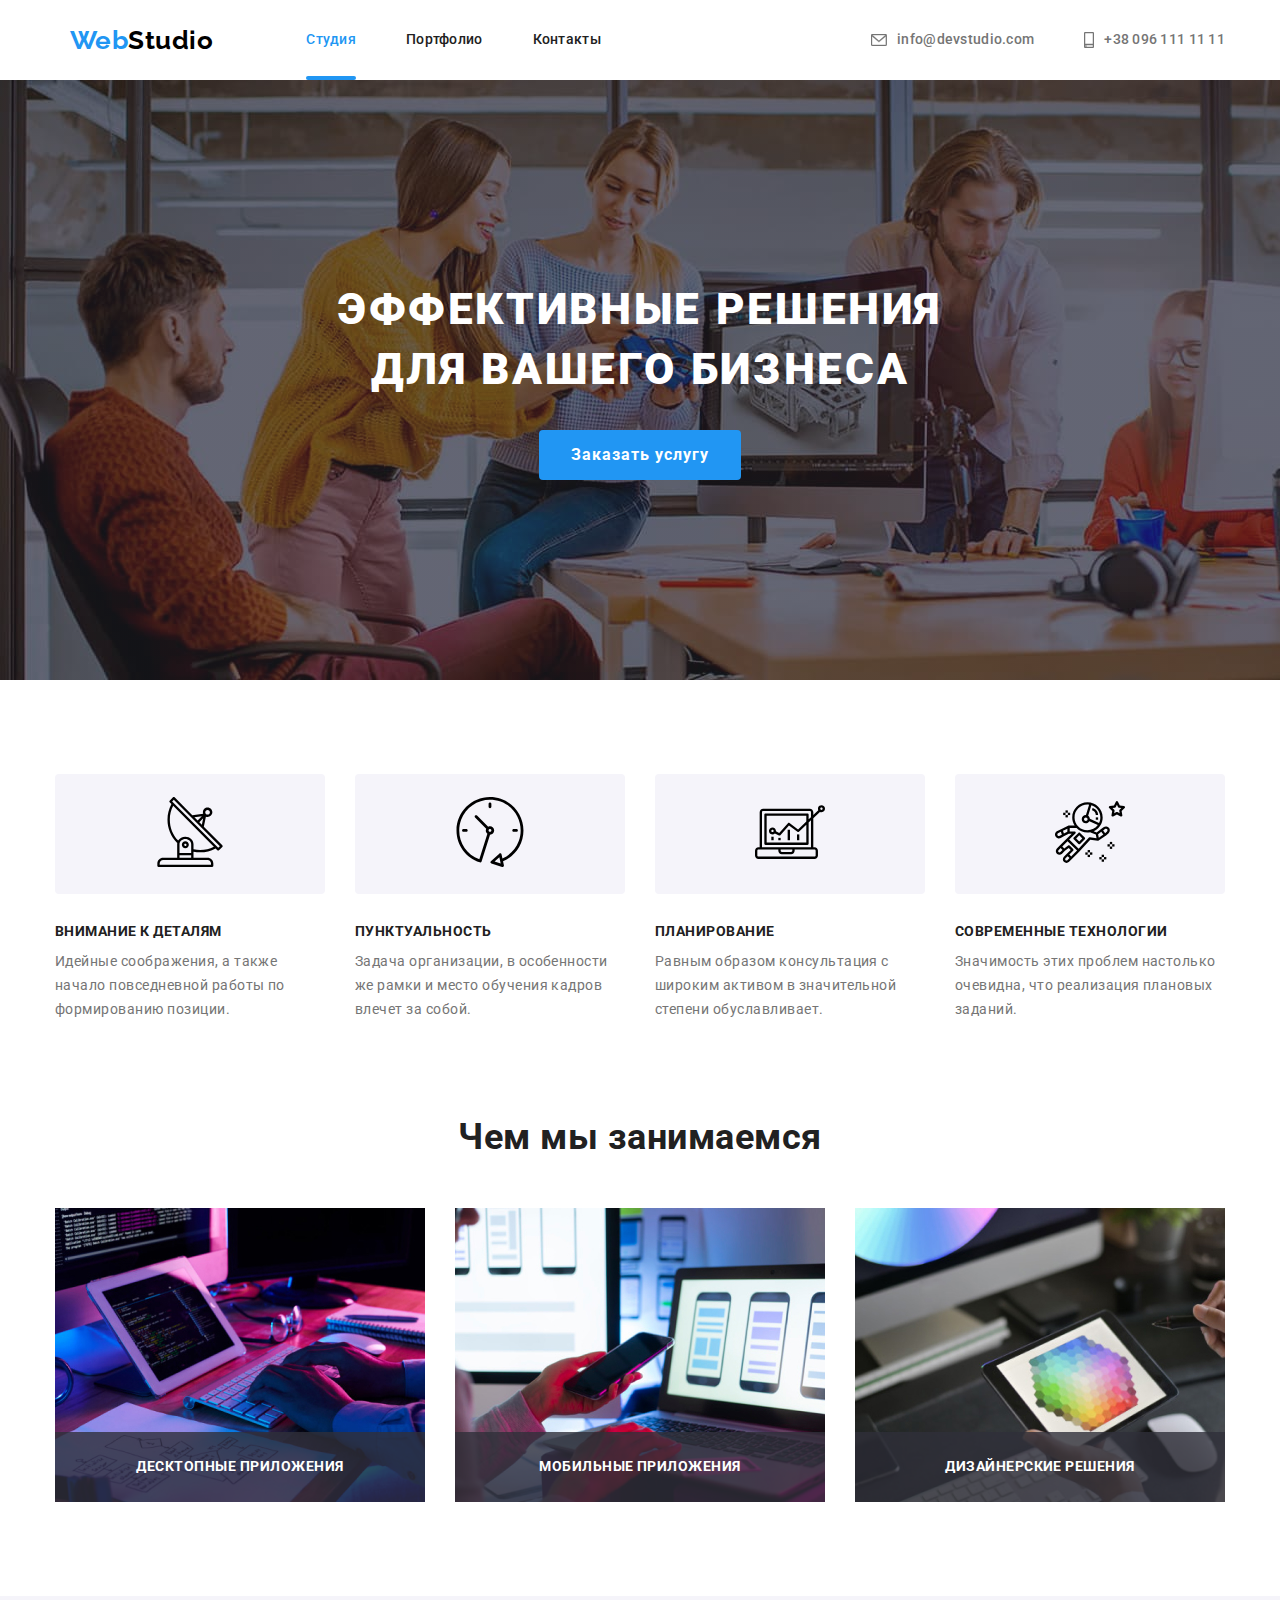
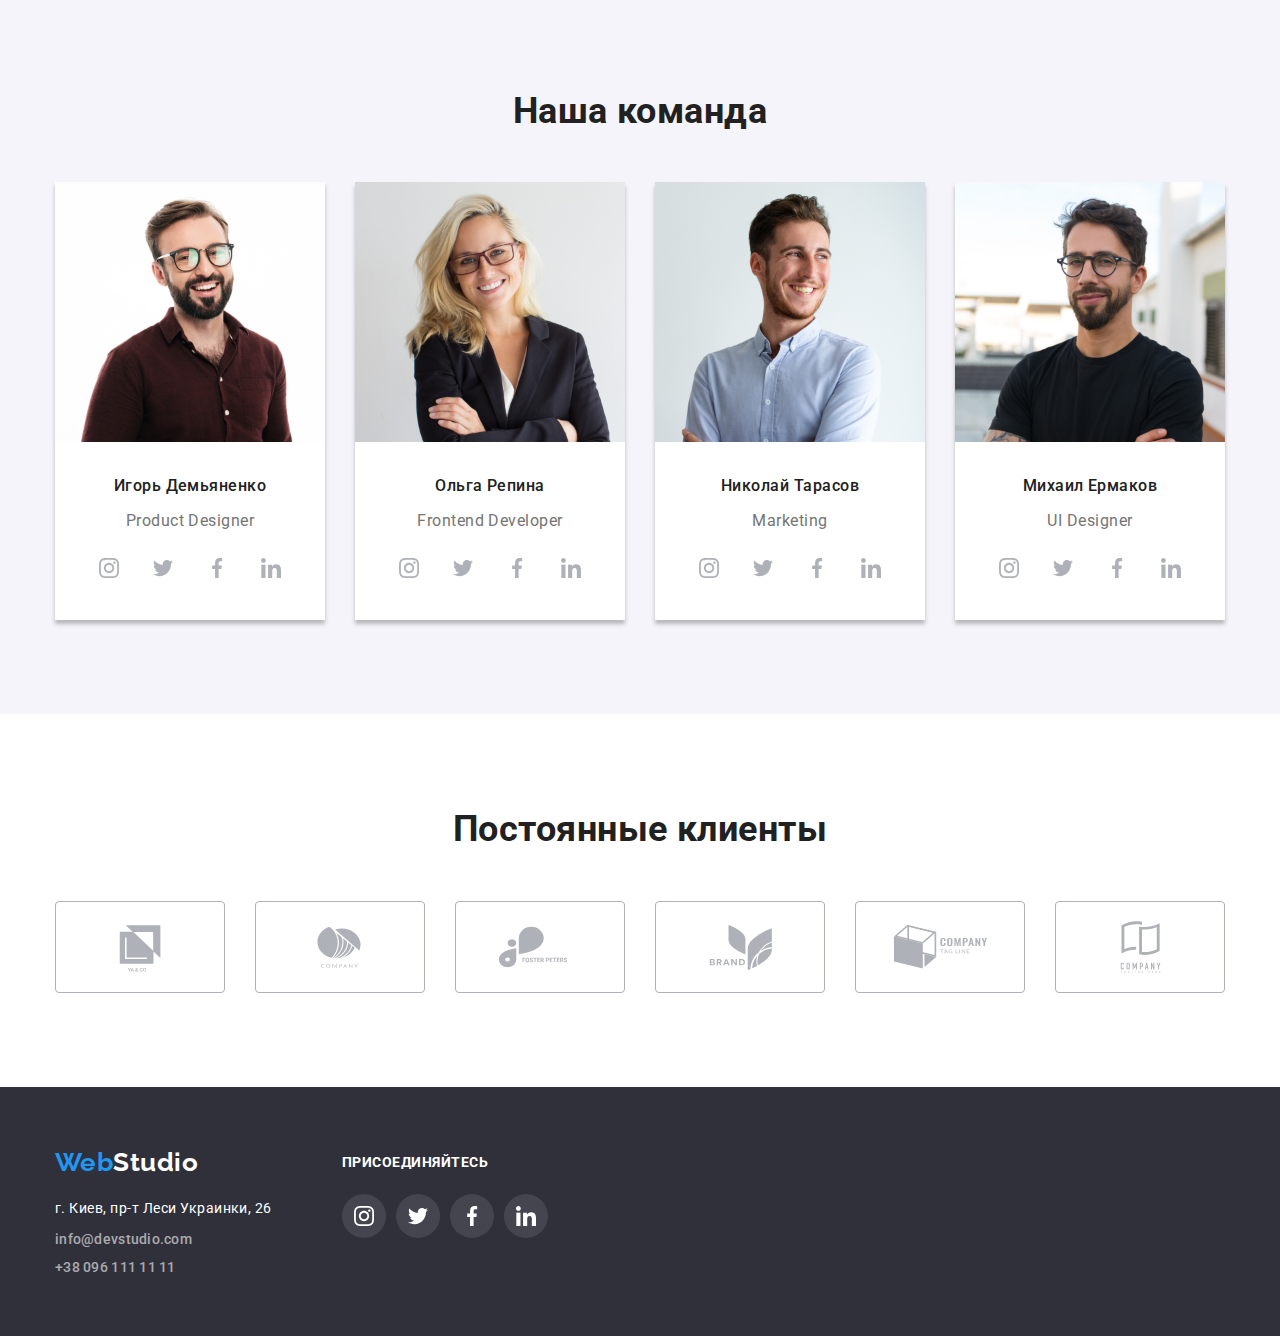
<file: index.html>
<!DOCTYPE html>
<html lang="ru">

<head>
  <meta charset="UTF-8" />
  <meta http-equiv="X-UA-Compatible" content="IE=edge" />
  <meta name="viewport" content="width=device-width, initial-scale=1.0" />
  <title>Portfolio</title>
  <link href="https://fonts.googleapis.com/css2?family=Raleway:wght@700&family=Roboto:wght@400;500;700;900&display=swap"
    rel="stylesheet" />
  <link rel="stylesheet"
    href="https://cdnjs.cloudflare.com/ajax/libs/modern-normalize/1.0.0/modern-normalize.min.css" />
  <link rel="stylesheet" href="./css/styles.css" />
</head>

<body>
  <header>
    <div class="header-line">
      <div class="page-header container">
        <!--main navigation-->
        <nav class="container main-nav">
          <a class="logo" href="./index.html"><span class="logo-first">Web</span><span
              class="logo-second-header">Studio</span>
          </a>
          <ul class="site-nav list">
            <li class="item"><a href="" class="link current">Студия</a></li>
            <li class="item"><a href="./portfolio.html">Портфолио</a></li>
            <li class="item"><a href="">Контакты</a></li>
          </ul>
        </nav>
        <!--contact information-->
        <ul class="container contacts list">
          <li class="contact-info">
            <a class="address-link" href="mailto:info@devstudio.com">
              <svg class="address-icon">
                <use href="./image/photo-icons/sprite.svg#icon-envelope-hover"></use>
              </svg>
              info@devstudio.com</a>
          </li>
          <li class="contact-info">
            <a class="address-link" href="tel:+380961111111">
              <svg class="address-icon-2">
                <use href="./image/photo-icons/sprite.svg#icon-smartphone"></use>
              </svg>
              +38 096 111 11 11</a>
          </li>
        </ul>
      </div>
    </div>
  </header>
  <main>
    <!--hero-->
    <section class="hero-section">
      <h1 class="hero-title">
        Эффективные решения <br />
        для вашего бизнеса
      </h1>
      <button data-modal-open type="button" class="button primary button-close-imput">
        Заказать услугу
      </button>
    </section>
    <!--necessary skills-->
    <section class="section">
      <div class="container">
        <h2 class="section-title visually-hidden">Необходимые навыки</h2>
        <ul class="skills list">
          <li class="skills-item">
            <div class="skills-item-img">
              <a href="" class="" target="_blank" rel="noopener noreferrer">
                <svg class="skills-item-svg" width="70" height="70">
                  <use href="./image/photo-icons/sprite.svg#icon-antenna-1"></use>
                </svg>
              </a>
            </div>
            <h3 class="title">Внимание к деталям</h3>
            <p class="necessary-skills">
              Идейные соображения, а также начало повседневной работы по
              формированию позиции.
            </p>
          </li>
          <li class="skills-item">
            <div class="skills-item-img">
              <a href="" class="" target="_blank" rel="noopener noreferrer">
                <svg class="skills-item-svg" width="70" height="70">
                  <use href="./image/photo-icons/sprite.svg#icon-clock-1"></use>
                </svg>
              </a>
            </div>
            <h3 class="title">Пунктуальность</h3>
            <p class="necessary-skills">
              Задача организации, в особенности же рамки и место обучения
              кадров влечет за собой.
            </p>
          </li>
          <li class="skills-item">
            <div class="skills-item-img">
              <a href="" class="" target="_blank" rel="noopener noreferrer">
                <svg class="skills-item-svg" width="70" height="70">
                  <use href="./image/photo-icons/sprite.svg#icon-diagram-1"></use>
                </svg>
              </a>
            </div>
            <h3 class="title">Планирование</h3>
            <p class="necessary-skills">
              Равным образом консультация с широким активом в значительной
              степени обуславливает.
            </p>
          </li>
          <li class="skills-item">
            <div class="skills-item-img">
              <a href="" class="" target="_blank" rel="noopener noreferrer">
                <svg class="skills-item-svg" width="70" height="70">
                  <use href="./image/photo-icons/sprite.svg#icon-astronaut-1"></use>
                </svg>
              </a>
            </div>
            <h3 class="title">Современные технологии</h3>
            <p class="necessary-skills">
              Значимость этих проблем настолько очевидна, что реализация
              плановых заданий.
            </p>
          </li>
        </ul>
      </div>
    </section>
    <!--main employments-->
    <section class="section-employments">
      <div class="container">
        <h2 class="section-title">Чем мы занимаемся</h2>
        <ul class="employments list">
          <li class="employments-item">
            <img src="./image/studia/photo1.img.jpg" alt="Иллюстрация верстки" width="370" />
            <div class="employments-about">
              <p class="employments-about-text">Десктопные приложения</p>
            </div>
          </li>
          <li class="employments-item">
            <img src="./image/studia/photo2.img.jpg" alt="Иллюстрация мобильного приложения" width="370" />
            <div class="employments-about">
              <p class="employments-about-text">Мобильные приложения</p>
            </div>
          </li>
          <li class="employments-item">
            <img src="./image/studia/photo3.img.jpg" alt="Иллюстрация применения стилей" width="370" />
            <div class="employments-about">
              <p class="employments-about-text">Дизайнерские решения</p>
            </div>
          </li>
        </ul>
      </div>
    </section>
    <!--our team-->
    <section class="section team">
      <div class="container">
        <h2 class="section-title">Наша команда</h2>
        <ul class="team list">
          <li class="team-item">
            <img src="./image/studia/photo4.img.jpg" alt="" width="270" />
            <div class="team-text">
              <h3 class="list-title">Игорь Демьяненко</h3>
              <p class="team-about">Product Designer</p>
              <ul class="social-icons list">
                <li class="social-icons-item">
                  <a href="" class="social-icons-link" target="_blank" rel="noopener noreferrer">
                    <svg class="social-icons-svg">
                      <use href="./image/photo-icons/sprite.svg#icon-instagram-2"></use>
                    </svg>
                  </a>
                </li>
                <li class="social-icons-item">
                  <a href="" class="social-icons-link" target="_blank" rel="noopener noreferrer">
                    <svg class="social-icons-svg">
                      <use href="./image/photo-icons/sprite.svg#icon-twitter-1"></use>
                    </svg>
                  </a>
                </li>
                <li class="social-icons-item">
                  <a href="" class="social-icons-link" target="_blank" rel="noopener noreferrer">
                    <svg class="social-icons-svg">
                      <use href="./image/photo-icons/sprite.svg#icon-facebook-1"></use>
                    </svg>
                  </a>
                </li>
                <li class="social-icons-item">
                  <a href="" class="social-icons-link" target="_blank" rel="noopener noreferrer">
                    <svg class="social-icons-svg">
                      <use href="./image/photo-icons/sprite.svg#icon-linkedin-1"></use>
                    </svg>
                  </a>
                </li>
              </ul>
            </div>
          </li>
          <li class="team-item">
            <img src="./image/studia/photo5.img.jpg" alt="" width="270" />
            <div class="team-text">
              <h3 class="list-title">Ольга Репина</h3>
              <p class="team-about">Frontend Developer</p>
              <ul class="social-icons list">
                <li class="social-icons-item">
                  <a href="" class="social-icons-link" target="_blank" rel="noopener noreferrer">
                    <svg class="social-icons-svg">
                      <use href="./image/photo-icons/sprite.svg#icon-instagram-2"></use>
                    </svg>
                  </a>
                </li>
                <li class="social-icons-item">
                  <a href="" class="social-icons-link" target="_blank" rel="noopener noreferrer">
                    <svg class="social-icons-svg">
                      <use href="./image/photo-icons/sprite.svg#icon-twitter-1"></use>
                    </svg>
                  </a>
                </li>
                <li class="social-icons-item">
                  <a href="" class="social-icons-link" target="_blank" rel="noopener noreferrer">
                    <svg class="social-icons-svg">
                      <use href="./image/photo-icons/sprite.svg#icon-facebook-1"></use>
                    </svg>
                  </a>
                </li>
                <li class="social-icons-item">
                  <a href="" class="social-icons-link" target="_blank" rel="noopener noreferrer">
                    <svg class="social-icons-svg">
                      <use href="./image/photo-icons/sprite.svg#icon-linkedin-1"></use>
                    </svg>
                  </a>
                </li>
              </ul>
            </div>
          </li>
          <li class="team-item">
            <img src="./image/studia/photo6.img.jpg" alt="" width="270" />
            <div class="team-text">
              <h3 class="list-title">Николай Тарасов</h3>
              <p class="team-about">Marketing</p>
              <ul class="social-icons list">
                <li class="social-icons-item">
                  <a href="" class="social-icons-link" target="_blank" rel="noopener noreferrer">
                    <svg class="social-icons-svg">
                      <use href="./image/photo-icons/sprite.svg#icon-instagram-2"></use>
                    </svg>
                  </a>
                </li>
                <li class="social-icons-item">
                  <a href="" class="social-icons-link" target="_blank" rel="noopener noreferrer">
                    <svg class="social-icons-svg">
                      <use href="./image/photo-icons/sprite.svg#icon-twitter-1"></use>
                    </svg>
                  </a>
                </li>
                <li class="social-icons-item">
                  <a href="" class="social-icons-link" target="_blank" rel="noopener noreferrer">
                    <svg class="social-icons-svg">
                      <use href="./image/photo-icons/sprite.svg#icon-facebook-1"></use>
                    </svg>
                  </a>
                </li>
                <li class="social-icons-item">
                  <a href="" class="social-icons-link" target="_blank" rel="noopener noreferrer">
                    <svg class="social-icons-svg">
                      <use href="./image/photo-icons/sprite.svg#icon-linkedin-1"></use>
                    </svg>
                  </a>
                </li>
              </ul>
            </div>
          </li>
          <li class="team-item">
            <img src="./image/studia/photo7.img.jpg" alt="" width="270" />
            <div class="team-text">
              <h3 class="list-title">Михаил Ермаков</h3>
              <p class="team-about">UI Designer</p>
              <ul class="social-icons list">
                <li class="social-icons-item">
                  <a href="" class="social-icons-link" target="_blank" rel="noopener noreferrer">
                    <svg class="social-icons-svg">
                      <use href="./image/photo-icons/sprite.svg#icon-instagram-2"></use>
                    </svg>
                  </a>
                </li>
                <li class="social-icons-item">
                  <a href="" class="social-icons-link" target="_blank" rel="noopener noreferrer">
                    <svg class="social-icons-svg">
                      <use href="./image/photo-icons/sprite.svg#icon-twitter-1"></use>
                    </svg>
                  </a>
                </li>
                <li class="social-icons-item">
                  <a href="" class="social-icons-link" target="_blank" rel="noopener noreferrer">
                    <svg class="social-icons-svg">
                      <use href="./image/photo-icons/sprite.svg#icon-facebook-1"></use>
                    </svg>
                  </a>
                </li>
                <li class="social-icons-item">
                  <a href="" class="social-icons-link" target="_blank" rel="noopener noreferrer">
                    <svg class="social-icons-svg">
                      <use href="./image/photo-icons/sprite.svg#icon-linkedin-1"></use>
                    </svg>
                  </a>
                </li>
              </ul>
            </div>
          </li>
        </ul>
      </div>
      <!---->
    </section>
    <!--our clients-->
    <section class="section">
      <div class="container">
        <h2 class="section-title">Постоянные клиенты</h2>
        <ul class="our-clients list">
          <li class="our-clients-item">
            <a href="" class="our-clients-position">
              <svg class="our-clients-svg">
                <use href="./image/photo-icons/sprite.svg#icon-Logo-1"></use>
              </svg>
            </a>
          </li>
          <li class="our-clients-item">
            <a href="" class="our-clients-position">
              <svg class="our-clients-svg">
                <use href="./image/photo-icons/sprite.svg#icon-Logo-2"></use>
              </svg>
            </a>
          </li>
          <li class="our-clients-item">
            <a href="" class="our-clients-position">
              <svg class="our-clients-svg">
                <use href="./image/photo-icons/sprite.svg#icon-Logo-3"></use>
              </svg>
            </a>
          </li>
          <li class="our-clients-item">
            <a href="" class="our-clients-position">
              <svg class="our-clients-svg">
                <use href="./image/photo-icons/sprite.svg#icon-Logo-4"></use>
              </svg>
            </a>
          </li>
          <li class="our-clients-item">
            <a href="" class="our-clients-position">
              <svg class="our-clients-svg">
                <use href="./image/photo-icons/sprite.svg#icon-Logo-5"></use>
              </svg>
            </a>
          </li>
          <li class="our-clients-item">
            <a href="" class="our-clients-position">
              <svg class="our-clients-svg">
                <use href="./image/photo-icons/sprite.svg#icon-Logo"></use>
              </svg>
            </a>
          </li>
        </ul>
      </div>
    </section>
  </main>
  <footer class="footer">
    <div class="footer-line">
      <div class="footer-address">
        <a class="footer-logo" href="./index.html"><span class="logo-first">Web</span><span
            class="logo-second-footer">Studio</span></a>
        <!--contacts-->
        <address class="address">
          <p class="address-text">г. Киев, пр-т Леси Украинки, 26</p>
          <ul class="list address-item">
            <li class="address-item">
              <a href="mailto:info@devstudio.com">info@devstudio.com</a>
            </li>
            <li class="address-item">
              <a href="tel:+380961111111">+38 096 111 11 11</a>
            </li>
          </ul>
        </address>
      </div>
      <div class="footer-social-icons">
        <h3 class="title-icons">ПРИСОЕДИНЯЙТЕСЬ</h3>
        <ul class="social-icons list">
          <li class="social-icons-item">
            <a href="" class="footer-social-icons-link" target="_blank" rel="noopener noreferrer">
              <svg class="footer-social-icons-svg">
                <use href="./image/photo-icons/sprite.svg#icon-instagram-2"></use>
              </svg>
            </a>
          </li>
          <li class="social-icons-item">
            <a href="" class="footer-social-icons-link" target="_blank" rel="noopener noreferrer">
              <svg class="footer-social-icons-svg">
                <use href="./image/photo-icons/sprite.svg#icon-twitter-1"></use>
              </svg>
            </a>
          </li>
          <li class="social-icons-item">
            <a href="" class="footer-social-icons-link" target="_blank" rel="noopener noreferrer">
              <svg class="footer-social-icons-svg">
                <use href="./image/photo-icons/sprite.svg#icon-facebook-1"></use>
              </svg>
            </a>
          </li>
          <li class="social-icons-item">
            <a href="" class="footer-social-icons-link" target="_blank" rel="noopener noreferrer">
              <svg class="footer-social-icons-svg">
                <use href="./image/photo-icons/sprite.svg#icon-linkedin-1"></use>
              </svg>
            </a>
          </li>
        </ul>
      </div>
    </div>
  </footer>
  <div class="backdrop is-hidden" data-modal>
    <div class="modal">
      <button data-modal-close type="button" class="button-close">
        <svg class="button-close-svg" width="11" height="11">
          <use href="./image/photo-icons/sprite.svg#icon-Vector"></use>
        </svg>
      </button>
    </div>
  </div>
  <script src="./js/modal.js"></script>
</body>

</html>
</file>
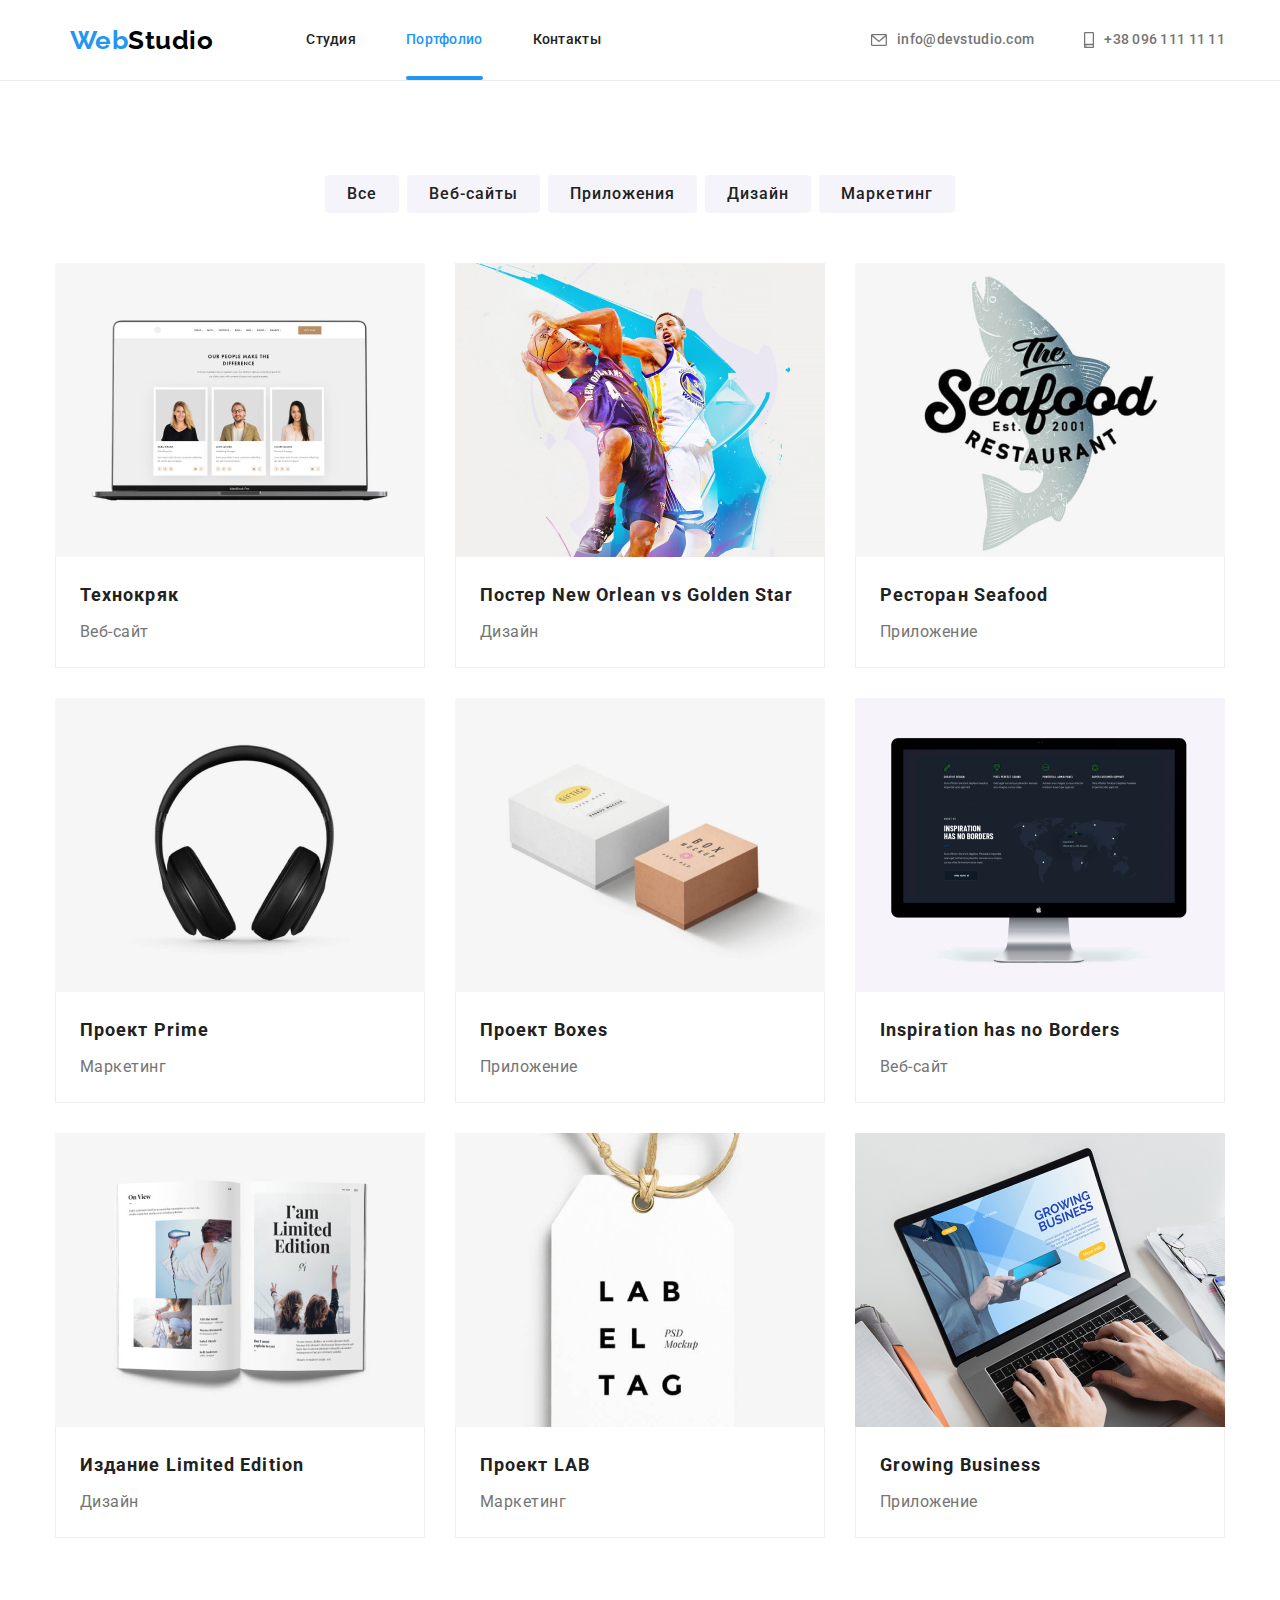
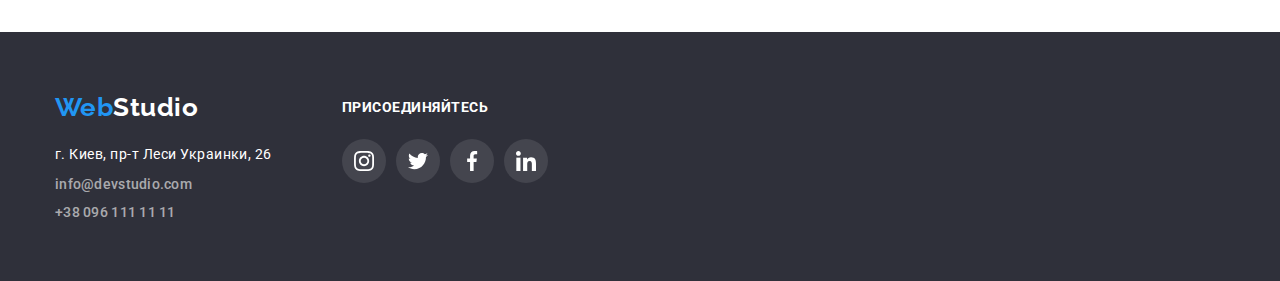
<file: portfolio.html>
<!DOCTYPE html>
<html lang="ru">

<head>
  <meta charset="UTF-8" />
  <meta http-equiv="X-UA-Compatible" content="IE=edge" />
  <meta name="viewport" content="width=device-width, initial-scale=1.0" />
  <title>Portfolio</title>
  <link href="https://fonts.googleapis.com/css2?family=Raleway:wght@700&family=Roboto:wght@400;500;700;900&display=swap"
    rel="stylesheet" />
  <link rel="stylesheet"
    href="https://cdnjs.cloudflare.com/ajax/libs/modern-normalize/1.0.0/modern-normalize.min.css" />
  <link rel="stylesheet" href="./css/styles.css" />
</head>

<body>
  <header>
    <div class="header-line">
      <div class="page-header container">
        <!--main navigation-->
        <nav class="container main-nav">
          <a class="logo" href="./index.html"><span class="logo-first">Web</span><span
              class="logo-second-header">Studio</span></a>
          <ul class="site-nav list">
            <li class="item"><a href="./index.html">Студия</a></li>
            <li class="item"><a class="link current">Портфолио</a></li>
            <li class="item"><a href="">Контакты</a></li>
          </ul>
        </nav>
        <!--contact information-->
        <ul class="container contacts list">
          <li class="contact-info">
            <a class="address-link" href="mailto:info@devstudio.com">
              <svg class="address-icon">
                <use href="./image/photo-icons/sprite.svg#icon-envelope-hover"></use>
              </svg>
              info@devstudio.com</a>
          </li>
          <li class="contact-info">
            <a class="address-link" href="tel:+380961111111">
              <svg class="address-icon-2">
                <use href="./image/photo-icons/sprite.svg#icon-smartphone"></use>
              </svg>
              +38 096 111 11 11</a>
          </li>
        </ul>
      </div>
    </div>
  </header>
  <main>
    <div class="main">
      <!--filter-->
      <section class="section">
        <div class="portfolio container">
          <h2 class="section-title visually-hidden">Фильтр</h2>
          <ul class="filter list">
            <li class="list-title">
              <button type="button" class="button filter">Все</button>
            </li>
            <li class="list-title">
              <button type="button" class="button filter">Веб-сайты</button>
            </li>
            <li class="list-title">
              <button type="button" class="button filter">Приложения</button>
            </li>
            <li class="list-title">
              <button type="button" class="button filter">Дизайн</button>
            </li>
            <li class="list-title">
              <button type="button" class="button filter">Маркетинг</button>
            </li>
          </ul>
          <!--portfolio item-->
          <h2 class="section-title visually-hidden">Портфолио</h2>
          <ul class="portfolio list">
            <li class="portfolio-item">
              <article class="cards-item">
                <div class="article">
                  <a href="" class="cards-link">
                    <div class="cards-img">
                      <img src="./image/portfolio/img1.jpg" alt="фото веб-сайта" width="370" />
                    </div>
                    <div class="box">
                      <h3 class="list-title-portfolio">Технокряк</h3>
                      <p class="portfolio-about">Веб-сайт</p>
                    </div>
                    <div class="portfolio-about-discription">
                      <a href="" class="portfolio-about-link">
                        <p class="portfolio-about-text">
                          Технокряк это современная площадка распространения
                          коронавируса. Компании используют эту платформу для
                          цифрового шпионажа и атак на защищённые сервера
                          конкурентов.
                        </p>
                      </a>
                    </div>
                  </a>
                </div>
              </article>
            </li>
            <li class="portfolio-item">
              <article class="cards-item">
                <div class="article">
                  <a href="" class="cards-link">
                    <div class="cards-img">
                      <img src="./image/portfolio/img2.jpg" alt="два баскетболиста" width="370" />
                    </div>
                    <div class="box">
                      <h3 class="list-title-portfolio">
                        Постер New Orlean vs Golden Star
                      </h3>
                      <p class="portfolio-about">Дизайн</p>
                    </div>
                    <div class="portfolio-about-discription">
                      <a href="" class="portfolio-about-link">
                        <p class="portfolio-about-text">
                          Технокряк это современная площадка распространения
                          коронавируса. Компании используют эту платформу для
                          цифрового шпионажа и атак на защищённые сервера
                          конкурентов.
                        </p>
                      </a>
                    </div>
                  </a>
                </div>
              </article>
            </li>
            <li class="portfolio-item">
              <article class="cards-item">
                <a href="" class="cards-link">
                  <div class="cards-img">
                    <img src="./image/portfolio/img3.jpg" alt="логотип ресторана" width="370" />
                  </div>
                  <div class="box">
                    <h3 class="list-title-portfolio">Ресторан Seafood</h3>
                    <p class="portfolio-about">Приложение</p>
                  </div>
                  <div class="portfolio-about-discription">
                    <a href="" class="portfolio-about-link">
                      <p class="portfolio-about-text">
                        Технокряк это современная площадка распространения
                        коронавируса. Компании используют эту платформу для
                        цифрового шпионажа и атак на защищённые сервера
                        конкурентов.
                      </p>
                    </a>
                  </div>
                </a>
              </article>
            </li>
            <li class="portfolio-item">
              <article class="cards-item">
                <a href="" class="cards-link">
                  <div class="cards-img">
                    <img src="./image/portfolio/img4.jpg" alt="наушники" width="370" />
                  </div>
                  <div class="box">
                    <h3 class="list-title-portfolio">Проект Prime</h3>
                    <p class="portfolio-about">Маркетинг</p>
                  </div>
                  <div class="portfolio-about-discription">
                    <a href="" class="portfolio-about-link">
                      <p class="portfolio-about-text">
                        Технокряк это современная площадка распространения
                        коронавируса. Компании используют эту платформу для
                        цифрового шпионажа и атак на защищённые сервера
                        конкурентов.
                      </p>
                    </a>
                  </div>
                </a>
              </article>
            </li>
            <li class="portfolio-item">
              <article class="cards-item">
                <a href="" class="cards-link">
                  <div class="cards-img">
                    <img src="./image/portfolio/img5.jpg" alt="две коробки" width="370" />
                  </div>
                  <div class="box">
                    <h3 class="list-title-portfolio">Проект Boxes</h3>
                    <p class="portfolio-about">Приложение</p>
                  </div>
                  <div class="portfolio-about-discription">
                    <a href="" class="portfolio-about-link">
                      <p class="portfolio-about-text">
                        Технокряк это современная площадка распространения
                        коронавируса. Компании используют эту платформу для
                        цифрового шпионажа и атак на защищённые сервера
                        конкурентов.
                      </p>
                    </a>
                  </div>
                </a>
              </article>
            </li>
            <li class="portfolio-item">
              <article class="cards-item">
                <a href="" class="cards-link">
                  <div class="cards-img">
                    <img src="./image/portfolio/img6.jpg" alt="монитор" width="370" />
                  </div>
                  <div class="box">
                    <h3 class="list-title-portfolio">
                      Inspiration has no Borders
                    </h3>
                    <p class="portfolio-about">Веб-сайт</p>
                  </div>
                  <div class="portfolio-about-discription">
                    <a href="" class="portfolio-about-link">
                      <p class="portfolio-about-text">
                        Технокряк это современная площадка распространения
                        коронавируса. Компании используют эту платформу для
                        цифрового шпионажа и атак на защищённые сервера
                        конкурентов.
                      </p>
                    </a>
                  </div>
                </a>
              </article>
            </li>
            <li class="portfolio-item">
              <article class="cards-item">
                <a href="" class="cards-link">
                  <div class="cards-img">
                    <img src="./image/portfolio/img7.jpg" alt="рзворот книги" width="370" />
                  </div>
                  <div class="box">
                    <h3 class="list-title-portfolio">
                      Издание Limited Edition
                    </h3>
                    <p class="portfolio-about">Дизайн</p>
                  </div>
                  <div class="portfolio-about-discription">
                    <a href="" class="portfolio-about-link">
                      <p class="portfolio-about-text">
                        Технокряк это современная площадка распространения
                        коронавируса. Компании используют эту платформу для
                        цифрового шпионажа и атак на защищённые сервера
                        конкурентов.
                      </p>
                    </a>
                  </div>
                </a>
              </article>
            </li>
            <li class="portfolio-item">
              <article class="cards-item">
                <a href="" class="cards-link">
                  <div class="cards-img">
                    <img src="./image/portfolio/img8.jpg" alt="лейбл" width="370" />
                  </div>
                  <div class="box">
                    <h3 class="list-title-portfolio">Проект LAB</h3>
                    <p class="portfolio-about">Маркетинг</p>
                  </div>
                  <div class="portfolio-about-discription">
                    <a href="" class="portfolio-about-link">
                      <p class="portfolio-about-text">
                        Технокряк это современная площадка распространения
                        коронавируса. Компании используют эту платформу для
                        цифрового шпионажа и атак на защищённые сервера
                        конкурентов.
                      </p>
                    </a>
                  </div>
                </a>
              </article>
            </li>
            <li class="portfolio-item">
              <article class="cards-item">
                <a href="" class="cards-link">
                  <div class="cards-img">
                    <img src="./image/portfolio/img9.jpg" alt="человек, работающий за ноутбуком" width="370" />
                  </div>
                  <div class="box">
                    <h3 class="list-title-portfolio">Growing Business</h3>
                    <p class="portfolio-about">Приложение</p>
                  </div>
                  <div class="portfolio-about-discription">
                    <a href="" class="portfolio-about-link">
                      <p class="portfolio-about-text">
                        Технокряк это современная площадка распространения
                        коронавируса. Компании используют эту платформу для
                        цифрового шпионажа и атак на защищённые сервера
                        конкурентов.
                      </p>
                    </a>
                  </div>
                </a>
              </article>
            </li>
          </ul>
        </div>
      </section>
    </div>
  </main>
  <footer class="footer">
    <div class="footer-line">
      <div class="footer-address">
        <a class="footer-logo" href="./index.html"><span class="logo-first">Web</span><span
            class="logo-second-footer">Studio</span></a>
        <!--contacts-->
        <address class="address">
          <p class="address-text">г. Киев, пр-т Леси Украинки, 26</p>
          <ul class="list address-item">
            <li class="address-item">
              <a href="mailto:info@devstudio.com">info@devstudio.com</a>
            </li>
            <li class="address-item">
              <a href="tel:+380961111111">+38 096 111 11 11</a>
            </li>
          </ul>
        </address>
      </div>
      <div class="footer-social-icons">
        <h3 class="title-icons">ПРИСОЕДИНЯЙТЕСЬ</h3>
        <ul class="social-icons list">
          <li class="social-icons-item">
            <a href="" class="footer-social-icons-link" target="_blank" rel="noopener noreferrer">
              <svg class="footer-social-icons-svg">
                <use href="./image/photo-icons/sprite.svg#icon-instagram-2"></use>
              </svg>
            </a>
          </li>
          <li class="social-icons-item">
            <a href="" class="footer-social-icons-link" target="_blank" rel="noopener noreferrer">
              <svg class="footer-social-icons-svg">
                <use href="./image/photo-icons/sprite.svg#icon-twitter-1"></use>
              </svg>
            </a>
          </li>
          <li class="social-icons-item">
            <a href="" class="footer-social-icons-link" target="_blank" rel="noopener noreferrer">
              <svg class="footer-social-icons-svg">
                <use href="./image/photo-icons/sprite.svg#icon-facebook-1"></use>
              </svg>
            </a>
          </li>
          <li class="social-icons-item">
            <a href="" class="footer-social-icons-link" target="_blank" rel="noopener noreferrer">
              <svg class="footer-social-icons-svg">
                <use href="./image/photo-icons/sprite.svg#icon-linkedin-1"></use>
              </svg>
            </a>
          </li>
        </ul>
      </div>
    </div>
  </footer>
</body>

</html>
</file>
<file: css/styles.css>
:root {
  --title-text-color: #212121;
  --primary-text-color: #757575;
  --accent-color: #2196f3;
  --primary-white-color: #fff;
  --primary-black-color: #000;
  --primary-background-color: #2f303a;
  --secondary-backgound: #f5f4fa;
}
html {
  box-sizing: border-box;
}
*,
*::before,
*::after {
  box-sizing: inherit;
}

body {
  color: var(--primary-text-color);
  font-family: Roboto, sans-serif;
  letter-spacing: 0.03em;
}
.visually-hidden {
  position: absolute !important;
  clip: rect(1px 1px 1px 1px);
  clip: rect(1px 1px 1px 1px);
  padding: 0 !important;
  border: 0 !important;
  height: 1px !important;
  width: 1px !important;
  overflow: hidden;
}
.container {
  width: 1200px;
  padding-left: 15px;
  padding-right: 15px;
  margin-left: auto;
  margin-right: auto;
}
/* Утилит */
.list {
  padding: 0;
  margin: 0;
  list-style: none;
}
/* logo */
.logo {
  display: block;
  font-family: Raleway, cursive;
  font-weight: 700;
  font-size: 26px;
  line-height: 1.19;
  text-decoration: none;
}
.logo-first {
  color: var(--accent-color);
}
.logo-second-header {
  color: var(--primary-black-color);
}
.logo-second-footer {
  color: var(--primary-white-color);
}
/* page header */
.header-line {
  background-color: var(--primary-white-color);
}
.page-header {
  display: flex;
  background-color: var(--primary-white-color);
}

.page-header .container {
  display: flex;
  align-items: center;
  justify-content: flex-end;
}
.main-nav {
  display: flex;
  justify-content: flex-start;
}

/* site nav */
.site-nav {
  display: flex;
  margin-left: 93px;
  margin-right: 33px;
}
.site-nav .item:not(:last-child) {
  margin-right: 50px;
}
.site-nav a {
  display: block;
  padding-top: 32px;
  padding-bottom: 32px;
  color: var(--title-text-color);
  font-style: normal;
  font-weight: 500;
  font-size: 14px;
  line-height: 1.14;
  letter-spacing: 0.02em;
  text-decoration: none;
  transition: color 250ms cubic-bezier(0.4, 0, 0.2, 1);
}
.site-nav a:hover,
.site-nav a:focus {
  color: var(--accent-color);
}
.site-nav.list.address > a {
  margin-bottom: 9px;
}
.site-nav .link.current {
  color: var(--accent-color);
}
.link.current {
  position: relative;
}
.link.current::after {
  content: "";
  position: absolute;
  bottom: 0;
  left: 0;
  display: block;
  width: 100%;
  height: 4px;
  background-color: var(--accent-color);
  border-radius: 2px;
}
.contacts {
  display: flex;
}
.address-link {
  display: flex;
  padding-top: 32px;
  padding-bottom: 32px;
  color: var(--primary-text-color);
  font-weight: 500;
  font-size: 14px;
  line-height: 1.14;
  letter-spacing: 0.02em;
  text-decoration: none;
  align-items: center;
  justify-content: center;
}
.contacts a {
  transition: color 250ms cubic-bezier(0.4, 0, 0.2, 1);
}
.contacts a:hover,
.contacts a:focus {
  color: var(--accent-color);
}
.contact-info:not(:last-child) {
  margin-right: 50px;
}
.address-icon {
  width: 16px;
  height: 12px;
  margin-right: 10px;
  fill: rgba(117, 117, 117, 1);
  stroke: currentColor;
}
.address-icon-2 {
  width: 10px;
  height: 16px;
  margin-right: 10px;
  fill: rgba(117, 117, 117, 1);
  stroke: currentColor;
}
.main {
  border-top: 1px solid rgba(236, 236, 236, 1);
}
/* hero */
.hero-section {
  max-width: 1600px;
  height: 600px;
  margin-right: auto;
  margin-left: auto;
  padding-top: 200px;
  padding-bottom: 200px;
  background-image: linear-gradient(
      to right,
      rgba(47, 48, 58, 0.4),
      rgba(47, 48, 58, 0.4)
    ),
    url(../image/studia/Img-01.jpg);
  background-color: var(--primary-background-color);
  background-size: cover;
  text-align: center;
}
.hero-title {
  margin-top: 0;
  margin-bottom: 30px;
  color: var(--primary-white-color);
  font-weight: 900;
  font-size: 44px;
  line-height: 1.36;
  letter-spacing: 0.06em;
  text-transform: uppercase;
}
/* button */
.button {
  border-radius: 4px;
  padding: 10px 32px;
  color: var(--primary-white-color);
  background-color: var(--accent-color);
  font-family: Roboto;
  font-weight: 700;
  font-size: 16px;
  line-height: 1.87;
  letter-spacing: 0.06em;
  cursor: pointer;
  border: none;
}
.button-close-imput {
  position: relative;
}
.button-close {
  position: absolute;
  top: 8px;
  right: 8px;
  display: flex;
  align-items: center;
  justify-content: center;
  box-sizing: border-box;
  border: 1px solid rgba(0, 0, 0, 0.1);
  border-radius: 50%;
  width: 30px;
  height: 30px;
  background-color: var(--primary-white-color);
}
.button-close-svg {
  fill: var(--primary-black-color);
  cursor: pointer;
}
.button.primary {
  color: var(--primary-white-color);
  background-color: var(--accent-color);
  border-color: var(--accent-color);
  font-family: Roboto;
}
.button.filter {
  padding: 6px 22px;
  background-color: var(--secondary-backgound);
  color: var(--title-text-color);
  font-weight: 500;
  font-size: 16px;
  line-height: 1.62;
  font-family: Roboto;
  transition: background-color 250ms cubic-bezier(0.4, 0, 0.2, 1);
}
.button.filter:hover,
.button.filter:focus {
  background-color: var(--accent-color);
  color: var(--primary-white-color);
  border-color: var(--accent-color);
  box-shadow: 0px 2px 2px 0px rgba(0, 0, 0, 0.12);
  box-shadow: 0px 1px 2px 0px rgba(0, 0, 0, 0.08);
  box-shadow: 0px 3px 1px 0px rgba(0, 0, 0, 0.1);
}
/* section */
.section {
  padding-top: 94px;
  padding-bottom: 94px;
  justify-content: center;
}
.section-employments {
  padding-top: 0;
  padding-bottom: 94px;
}
.section.team {
  padding-top: 94px;
  padding-bottom: 94px;
  margin-bottom: 0;
  background-color: var(--secondary-backgound);
}
.title {
  margin-top: 0;
  margin-bottom: 10px;
}
.section-title {
  margin-top: 0;
  color: var(--title-text-color);
  font-weight: 700;
  font-size: 36px;
  line-height: 1.17;
  text-align: center;
  margin-bottom: 50px;
}
/* skills */
.skills .title {
  color: var(--title-text-color);
  font-weight: 700;
  font-size: 14px;
  line-height: 1.14;
  text-transform: uppercase;
}
.necessary-skills {
  font-size: 14px;
  line-height: 1.71;
}
.skills {
  display: flex;
}
.skills p {
  margin-top: 0;
  margin-bottom: 0;
}
.skills-item {
  width: 270px;
}
.skills-item:not(:last-child) {
  margin-right: 30px;
}
.skills-item-img {
  display: flex;
  justify-content: center;
  align-items: center;
  width: 270px;
  height: 120px;
  margin-bottom: 30px;
  background-color: var(--secondary-backgound);
  border-radius: 4px;
}
.skills-item-svg {
  color: var(--title-text-color);
}
/* emplouments*/
.employments {
  display: flex;
  justify-content: center;
}
.employments-item:not(:last-child) {
  margin-right: 30px;
  width: 370px;
}
.employments-item {
  display: flex;
  position: relative;
}
.employments-about {
  display: flex;
  justify-content: center;
  align-items: center;
  position: absolute;
  bottom: 0;
  left: 0;
  width: 100%;
  height: 70px;
  background: rgba(47, 48, 58, 0.8);
}
.employments-about-text {
  font-weight: bold;
  font-size: 14px;
  line-height: 1.14;
  text-align: center;
  text-transform: uppercase;
  color: var(--primary-white-color);
}
/* team */
.team-about {
  margin-bottom: 16px;
  font-size: 16px;
  line-height: 1.19;
}
.list-title {
  margin-top: 0;
  color: var(--title-text-color);
  font-weight: 500;
  font-size: 16px;
  line-height: 1.19;
}
.team .list {
  display: flex;
  justify-content: center;
}
.team-item:not(:last-child) {
  margin-right: 30px;
}
.team-item {
  background-color: var(--primary-white-color);
  box-shadow: 0px 4px 4px 0px rgba(0, 0, 0, 0.25);
}
.team-text {
  padding: 30px;
  text-align: center;
}
.social-icons {
  display: inline-flex;
}
.social-icons-item:not(:last-child) {
  margin-right: 10px;
}
.social-icons-link {
  display: flex;
  align-items: center;
  justify-content: center;
  width: 44px;
  height: 44px;
  border-radius: 50%;
  background-color: var(--primary-white-color);
  transition: background-color 250ms cubic-bezier(0.4, 0, 0.2, 1);
}
.social-icons-link:hover .social-icons-svg,
.social-icons-link:focus .social-icons-svg {
  width: 20px;
  height: 20px;
  fill: rgba(255, 255, 255, 1);
  background: rgba(33, 150, 243, 1);
}
.social-icons-link:hover,
.social-icons-link:focus {
  width: 44px;
  height: 44px;
  border-radius: 50%;
  background: rgba(33, 150, 243, 1);
}
.social-icons-link .social-icons-svg {
  transition: transform 250ms cubic-bezier(0.4, 0, 0.2, 1);
}
.social-icons-svg {
  width: 20px;
  height: 20px;
  fill: #afb1b8;
}

/* our clients */
.our-clients {
  display: flex;
  align-items: center;
  justify-content: center;
}
.our-clients-item {
  width: 170px;
  height: 92px;
  border: 1px solid #afb1b8;
  border-radius: 4px;
}
.our-clients-position {
  display: flex;
  justify-content: center;
  align-items: center;
  width: 170px;
  height: 92px;
  transition: transform 250ms cubic-bezier(0.4, 0, 0.2, 1);
}
.our-clients-svg {
  width: 106px;
  height: 60px;
  fill: rgba(175, 177, 184, 1);
  transition: fill 250ms cubic-bezier(0.4, 0, 0.2, 1);
}
.our-clients-item:not(:last-child) {
  margin-right: 30px;
}
.our-clients-position:hover .our-clients-svg,
.our-clients-position:focus .our-clients-svg {
  fill: rgba(33, 150, 243, 1);
}
.our-clients-position:hover {
  border: 1px solid rgba(33, 150, 243, 1);
  border-radius: 4px;
}
/* footer nav */
.footer-logo {
  display: block;
  margin-bottom: 20px;
  font-family: Raleway, cursive;
  font-weight: 700;
  font-size: 26px;
  line-height: 1.19;
  text-decoration: none;
}
.address-text {
  color: var(--primary-white-color);
  font-style: normal;
  margin-top: 20px;
  margin-bottom: 9px;
  font-family: Roboto;
  font-size: 14px;
  line-height: 1.7;
}
.address a {
  padding-top: 0;
  padding-bottom: 0pt;
  margin-left: 0;
  color: rgba(255, 255, 255, 0.6);
  font-style: normal;
  font-weight: 500;
  font-size: 14px;
  line-height: 1.14;
  letter-spacing: 0.02em;
  text-decoration: none;
  transition: color 250ms cubic-bezier(0.4, 0, 0.2, 1);
}
.address-item:not(:last-child) {
  margin-bottom: 9px;
}
.address a:hover,
.address a:focus {
  color: var(--accent-color);
}
.footer {
  background-color: var(--primary-background-color);
}
.footer-line {
  width: 1200px;
  padding-left: 15px;
  padding-right: 15px;
  padding-top: 60px;
  padding-bottom: 60px;
  margin-right: auto;
  margin-left: auto;
  display: flex;
}
.footer-address {
  margin-right: 70px;
}
.title-icons {
  margin-top: 0;
  margin-bottom: 20px;
  padding-top: 8px;
  padding-bottom: 3px;
  font-weight: bold;
  font-size: 14px;
  line-height: 1.14;
  text-transform: uppercase;
  color: var(--primary-white-color);
}
.footer-social-icons-svg {
  width: 20px;
  height: 20px;
  fill: var(--primary-white-color);
}
.footer-social-icons-link {
  display: flex;
  align-items: center;
  justify-content: center;
  width: 44px;
  height: 44px;
  border-radius: 50%;
  background-color: rgba(255, 255, 255, 0.1);
  transition: background-color 250ms cubic-bezier(0.4, 0, 0.2, 1);
}
.footer-social-icons-link .footer-social-icons-svg {
  transition: background-color 250ms cubic-bezier(0.4, 0, 0.2, 1);
}

.footer-social-icons-link:hover .footer-social-icons-svg,
.footer-social-icons-link:focus .footer-social-icons-svg {
  width: 20px;
  height: 20px;
  fill: rgba(255, 255, 255, 1);
  background-color: rgba(33, 150, 243, 1);
}
.footer-social-icons-link:hover,
.footer-social-icons-link:focus {
  width: 44px;
  height: 44px;
  border-radius: 50%;
  background-color: rgba(33, 150, 243, 1);
}

/* portfolio */
.article {
  display: flex;
}
.list-title-portfolio {
  color: var(--title-text-color);
  font-weight: 700;
  font-size: 18px;
  line-height: 2;
  letter-spacing: 0.06em;
}
.portfolio-about {
  font-size: 16px;
  line-height: 1.87;
  color: var(--primary-text-color);
}
.section.portfolio {
  margin-bottom: 94px;
  background-color: #e5e5e5;
}
.filter.list {
  display: flex;
  margin-bottom: 50px;
}
.filter.list .list-title:not(:last-child) {
  margin-right: 8px;
}

.portfolio.list img {
  margin-bottom: 0;
}
.portfolio.list h3 {
  margin-top: 0;
  margin-bottom: 4px;
}
.portfolio.list p {
  margin-top: 0;
  margin-bottom: 0;
}
.portfolio {
  display: flex;
  flex-wrap: wrap;
  justify-content: center;
}
.cards-item {
}
.cards-link {
  display: block;
  text-decoration: none;
}
.cards-link {
}
.cards-img {
  display: flex;
}

.portfolio-item {
  position: relative;
  width: 370px;
  margin-right: 30px;
  margin-bottom: 30px;
}
.portfolio-item:hover,
.portfolio-item:focus {
  box-shadow: 0 4px 4px 0 rgba(0, 0, 0, 0.25);
}
.portfolio-item:nth-child(3n) {
  margin-right: 0;
}
.portfolio-item:nth-last-child(-n + 3) {
  margin-bottom: 0;
}
.box {
  display: block;
  border-bottom: 1px solid rgba(238, 238, 238, 1);
  border-left: 1px solid rgba(238, 238, 238, 1);
  border-right: 1px solid rgba(238, 238, 238, 1);
  box-sizing: border-box;
  padding: 20px 24px;
}
.portfolio-about-discription {
  position: absolute;
  display: flex;
  justify-content: center;
  align-items: center;
  top: 0;
  left: 0;
  width: 100%;
  height: 294px;
  background-color: rgba(33, 150, 243, 0.9);
  transform: translateY(100%);
  opacity: 0;
  transition-property: transform 250ms cubic-bezier(0.4, 0, 0.2, 1);
  transition-duration: 250ms;
}
.portfolio-item:hover .portfolio-about-discription {
  opacity: 1;
  justify-content: center;
  align-items: center;
  transform: translateY(0);
}
.portfolio-item {
  overflow: hidden;
}

.portfolio-about-text {
  width: 322px;
  height: 168px;
  font-size: 18px;
  line-height: 1.56;
  color: var(--primary-white-color);
  text-decoration: none;
}
.portfolio-about-discription a {
  text-decoration: none;
}
/* modal window */
.backdrop {
  position: fixed;
  top: 0;
  left: 0;
  width: 100%;
  height: 100%;
  background-color: rgba(0, 0, 0, 0.2);
  opacity: 1;
  transition: opacity 250ms cubic-bezier(0.4, 0, 0.2, 1);
}
.backdrop.is-hidden {
  opacity: 0;
  pointer-events: none;
}

.backdrop.is-hidden .modal {
  transform: translate(-50%, -50%) scale(0.9);
}
.modal {
  position: absolute;
  top: 50%;
  left: 50%;
  min-width: 528px;
  min-height: 581px;
  background-color: var(--primary-white-color);
  box-shadow: 0px 1px 3px rgba(0, 0, 0, 0.12), 0px 1px 1px rgba(0, 0, 0, 0.14),
    0px 2px 1px rgba(0, 0, 0, 0.2);
  border-radius: 4px;
  transform: translate(-50%, -50%) scale(1);
  transition: transform 250ms cubic-bezier(0.4, 0, 0.2, 1);
}
</file>
